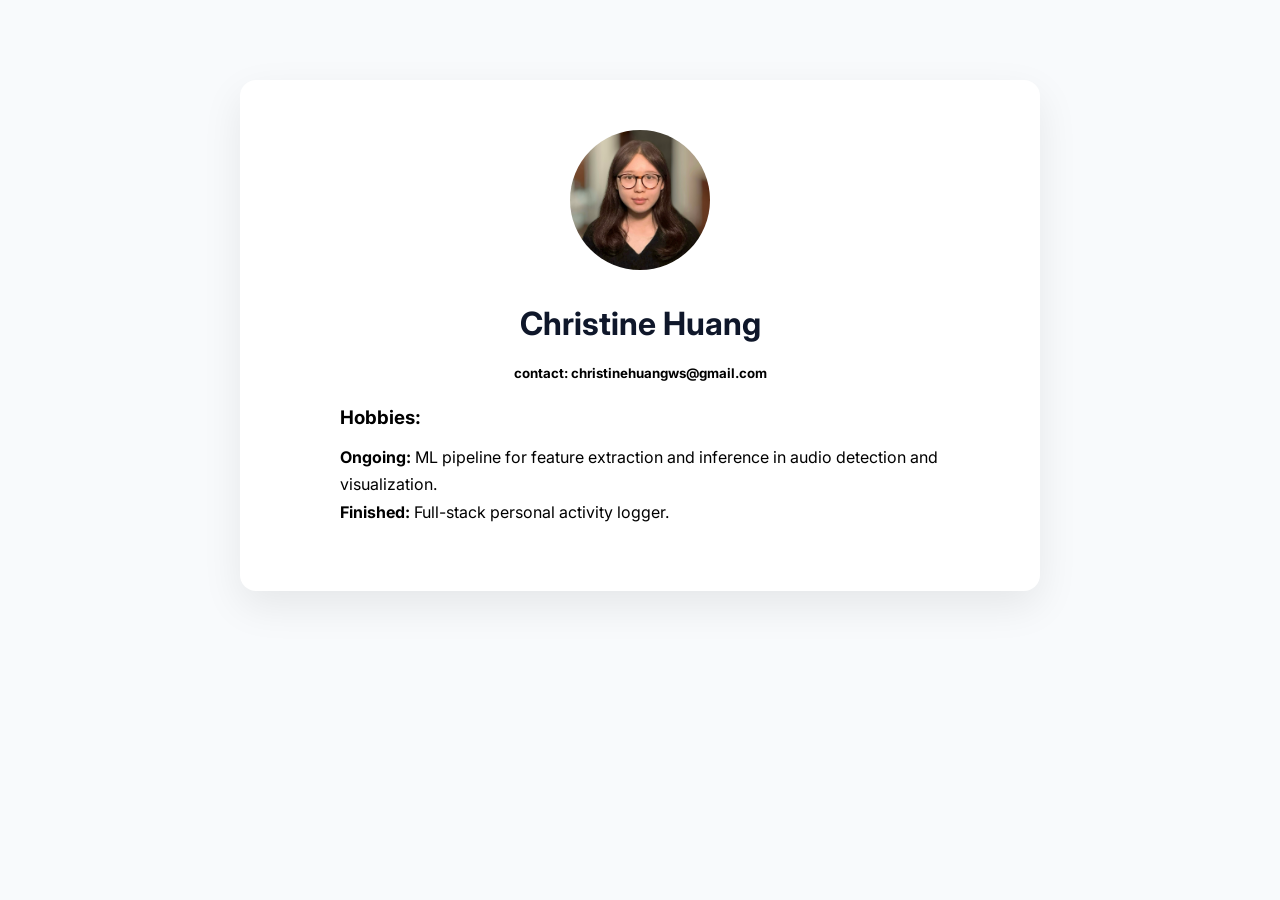
<file: index.html>
<!DOCTYPE html>
<html>

<head>

<title>Christine Huang</title>

<meta name="viewport" content="width=device-width, initial-scale=1.0">

<meta name="description" content="My personal website">

<link rel="stylesheet" href="style.css">

<link href="https://fonts.googleapis.com/css2?family=Inter:wght@300;400;600&display=swap" rel="stylesheet">

</head>

<body>

<div class="container">

<img src="library/libraryfolder/IMG_2624.JPG" class="profile">

<h1>Christine Huang</h1>
<div> 
<h5> contact: christinehuangws@gmail.com </h5>
</div>
<h3 class="hobbies-title">Hobbies:</h3>

<p class="hobbies">
<b>Ongoing:</b> ML pipeline for feature extraction and inference in audio detection and visualization.<br>
<b>Finished:</b> Full-stack personal activity logger.
</p>

<!--<p class="email">
Contact: christinehuangws@gmail.com  
<!--<a href= "mailto:christinehuangws@gmail.com">
    -->


<!--
<a href="library.html" class="button">
UIUC gems
</a>

<a href="audio.html" class="button">
Audio Page
</a>
  -->
</div>

</body>

</html>
</file>
<file: style.css>
body{
    font-family: 'Inter', sans-serif;
    background:#f8fafc;
    margin:0;
}

.container{
    max-width:700px;
    margin:80px auto;
    background:white;
    padding:50px;
    border-radius:16px;
    box-shadow:0 15px 40px rgba(0,0,0,0.08);
    text-align:center;
}

.profile{
    width:140px;
    height:140px;
    border-radius:50%;
    object-fit:cover;
    margin-bottom:20px;
}

h1{
    margin-top:10px;
    color:#0f172a;
}
.hobbies-title{
  text-align:left;
}
.hobbies{
max-width:600px;
margin:15px auto;
text-align:left;
line-height:1.7;
}

.hobbies-title{
text-align:left;
max-width:600px;
margin:25px auto 0;
}

.email{
max-width:600px;
margin:15px auto 0;
text-align:left;
font-weight:600;
color:#2563eb;
}

.button{
    display:inline-block;
    padding:14px 26px;
    background:#2563eb;
    color:white;
    text-decoration:none;
    border-radius:10px;
    margin-top:30px;
    transition:.25s;
}

.button:hover{
    background:#1d4ed8;
    transform:translateY(-2px);
}

#visualizer {
  display: block;
  width: 100%;
  max-width: 700px;
  height: 220px;
  margin: 20px auto 0;
  background: #05050a;
  border-radius: 16px;
}

audio {
  width: 100%;
  max-width: 700px;
}
canvas{

margin-top:20px;

background:#000;

border-radius:10px;

}
.grid{
display:grid;
grid-template-columns:repeat(auto-fit,minmax(250px,1fr));
gap:20px;
padding:20px;
}

.grid img{
width:auto;
height:auto;
object-fit:cover;
border-radius:12px;
border:2px solid #38bdf8;
}
</file>
